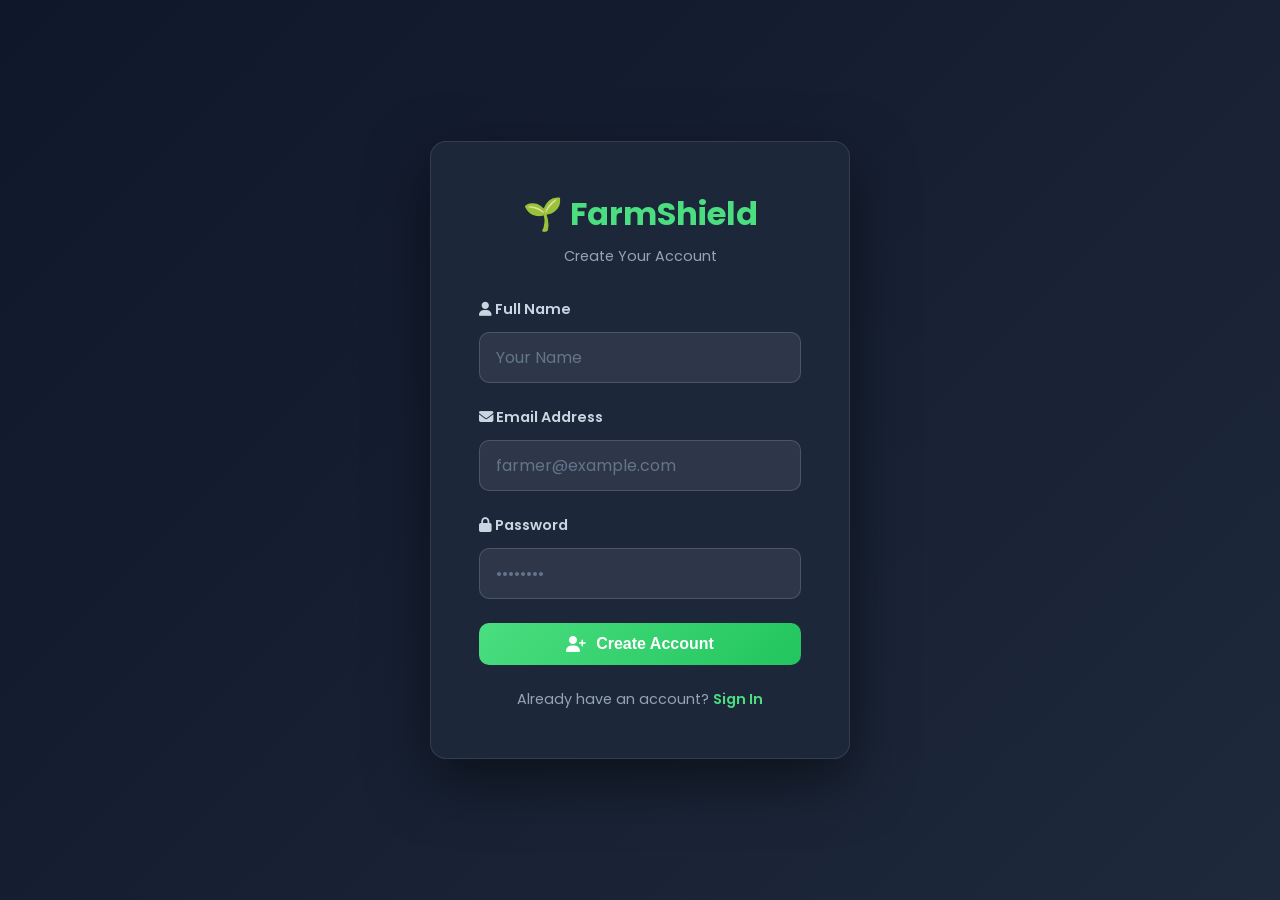
<file: FarmShield/templates/signup.html>
<!DOCTYPE html>
<html lang="en">
<head>
  <meta charset="UTF-8" />
  <meta name="viewport" content="width=device-width, initial-scale=1.0"/>
  <title>FarmShield – Sign Up</title>
  <link rel="stylesheet" href="https://cdnjs.cloudflare.com/ajax/libs/font-awesome/6.5.0/css/all.min.css"/>
  <link href="https://fonts.googleapis.com/css2?family=Poppins:wght@300;400;500;600;700;800;900&display=swap" rel="stylesheet"/>
  <style>
    * { margin: 0; padding: 0; box-sizing: border-box; }
    body {
      font-family: 'Poppins', sans-serif;
      background: linear-gradient(135deg, #0f172a 0%, #1e293b 100%);
      min-height: 100vh;
      display: flex;
      align-items: center;
      justify-content: center;
      color: #f1f5f9;
    }
    
    .signup-container {
      background: rgba(30, 41, 59, 0.95);
      border: 1px solid rgba(255, 255, 255, 0.1);
      border-radius: 16px;
      padding: 3rem;
      width: 100%;
      max-width: 420px;
      box-shadow: 0 20px 60px rgba(0, 0, 0, 0.5);
    }
    
    .logo {
      text-align: center;
      margin-bottom: 2rem;
    }
    
    .logo h1 {
      font-size: 2rem;
      color: #4ade80;
      margin-bottom: 0.5rem;
    }
    
    .logo p {
      color: #94a3b8;
      font-size: 0.9rem;
    }
    
    .form-group {
      margin-bottom: 1.5rem;
    }
    
    .form-label {
      display: block;
      font-size: 0.9rem;
      font-weight: 600;
      color: #cbd5e1;
      margin-bottom: 0.75rem;
    }
    
    .form-input {
      width: 100%;
      padding: 12px 16px;
      background: rgba(255, 255, 255, 0.08);
      border: 1.5px solid rgba(255, 255, 255, 0.15);
      border-radius: 10px;
      color: #f1f5f9;
      font-size: 1rem;
      font-family: inherit;
      transition: all 0.3s ease;
    }
    
    .form-input::placeholder {
      color: #64748b;
    }
    
    .form-input:focus {
      outline: none;
      border-color: #4ade80;
      box-shadow: 0 0 0 3px rgba(74, 222, 128, 0.15);
      background: rgba(255, 255, 255, 0.12);
    }
    
    .signup-btn {
      width: 100%;
      padding: 12px;
      background: linear-gradient(135deg, #4ade80, #22c55e);
      border: none;
      border-radius: 10px;
      color: white;
      font-size: 1rem;
      font-weight: 700;
      cursor: pointer;
      transition: all 0.3s ease;
      display: flex;
      align-items: center;
      justify-content: center;
      gap: 10px;
      margin-bottom: 1.5rem;
    }
    
    .signup-btn:hover {
      transform: translateY(-2px);
      box-shadow: 0 8px 25px rgba(74, 222, 128, 0.4);
    }
    
    .signup-btn:disabled {
      opacity: 0.6;
      cursor: not-allowed;
    }
    
    .login-link {
      text-align: center;
      font-size: 0.9rem;
      color: #94a3b8;
    }
    
    .login-link a {
      color: #4ade80;
      text-decoration: none;
      font-weight: 600;
    }
    
    .login-link a:hover {
      text-decoration: underline;
    }
    
    .error-message {
      display: none;
      background: rgba(239, 68, 68, 0.1);
      border: 1px solid rgba(239, 68, 68, 0.3);
      color: #ef4444;
      padding: 12px;
      border-radius: 8px;
      margin-bottom: 1.5rem;
      font-size: 0.9rem;
    }
    
    .error-message.show {
      display: block;
    }
  </style>
</head>
<body>
  <div class="signup-container">
    <div class="logo">
      <h1>🌱 FarmShield</h1>
      <p>Create Your Account</p>
    </div>
    
    <div class="error-message" id="errorMessage"></div>
    
    <form id="signupForm">
      <div class="form-group">
        <label class="form-label"><i class="fas fa-user"></i> Full Name</label>
        <input type="text" class="form-input" id="nameInput" placeholder="Your Name" required/>
      </div>
      
      <div class="form-group">
        <label class="form-label"><i class="fas fa-envelope"></i> Email Address</label>
        <input type="email" class="form-input" id="emailInput" placeholder="farmer@example.com" required/>
      </div>
      
      <div class="form-group">
        <label class="form-label"><i class="fas fa-lock"></i> Password</label>
        <input type="password" class="form-input" id="passwordInput" placeholder="••••••••" required/>
      </div>
      
      <button type="submit" class="signup-btn">
        <i class="fas fa-user-plus"></i> Create Account
      </button>
      
      <div class="login-link">
        Already have an account? <a href="/login">Sign In</a>
      </div>
    </form>
  </div>

  <script>
    const signupForm = document.getElementById('signupForm');
    const errorMessage = document.getElementById('errorMessage');

    signupForm.addEventListener('submit', async (e) => {
      e.preventDefault();
      errorMessage.classList.remove('show');
      
      const name = document.getElementById('nameInput').value.trim();
      const email = document.getElementById('emailInput').value.trim();
      const password = document.getElementById('passwordInput').value;
      
      const btn = signupForm.querySelector('.signup-btn');
      const originalText = btn.innerHTML;
      btn.disabled = true;
      btn.innerHTML = '<i class="fas fa-spinner fa-spin"></i> Creating Account...';
      
      try {
        const resp = await fetch('/api/auth/signup', {
          method: 'POST',
          headers: { 'Content-Type': 'application/json' },
          body: JSON.stringify({ name, email, password })
        });
        
        const data = await resp.json();
        
        if (resp.ok) {
          window.location.href = data.redirect || '/home';
        } else {
          showError(data.error || 'Signup failed');
        }
      } catch (err) {
        console.error(err);
        showError('Network error. Please try again.');
      } finally {
        btn.innerHTML = originalText;
        btn.disabled = false;
      }
    });

    function showError(message) {
      errorMessage.textContent = message;
      errorMessage.classList.add('show');
    }
  </script>
</body>
</html>
</file>
